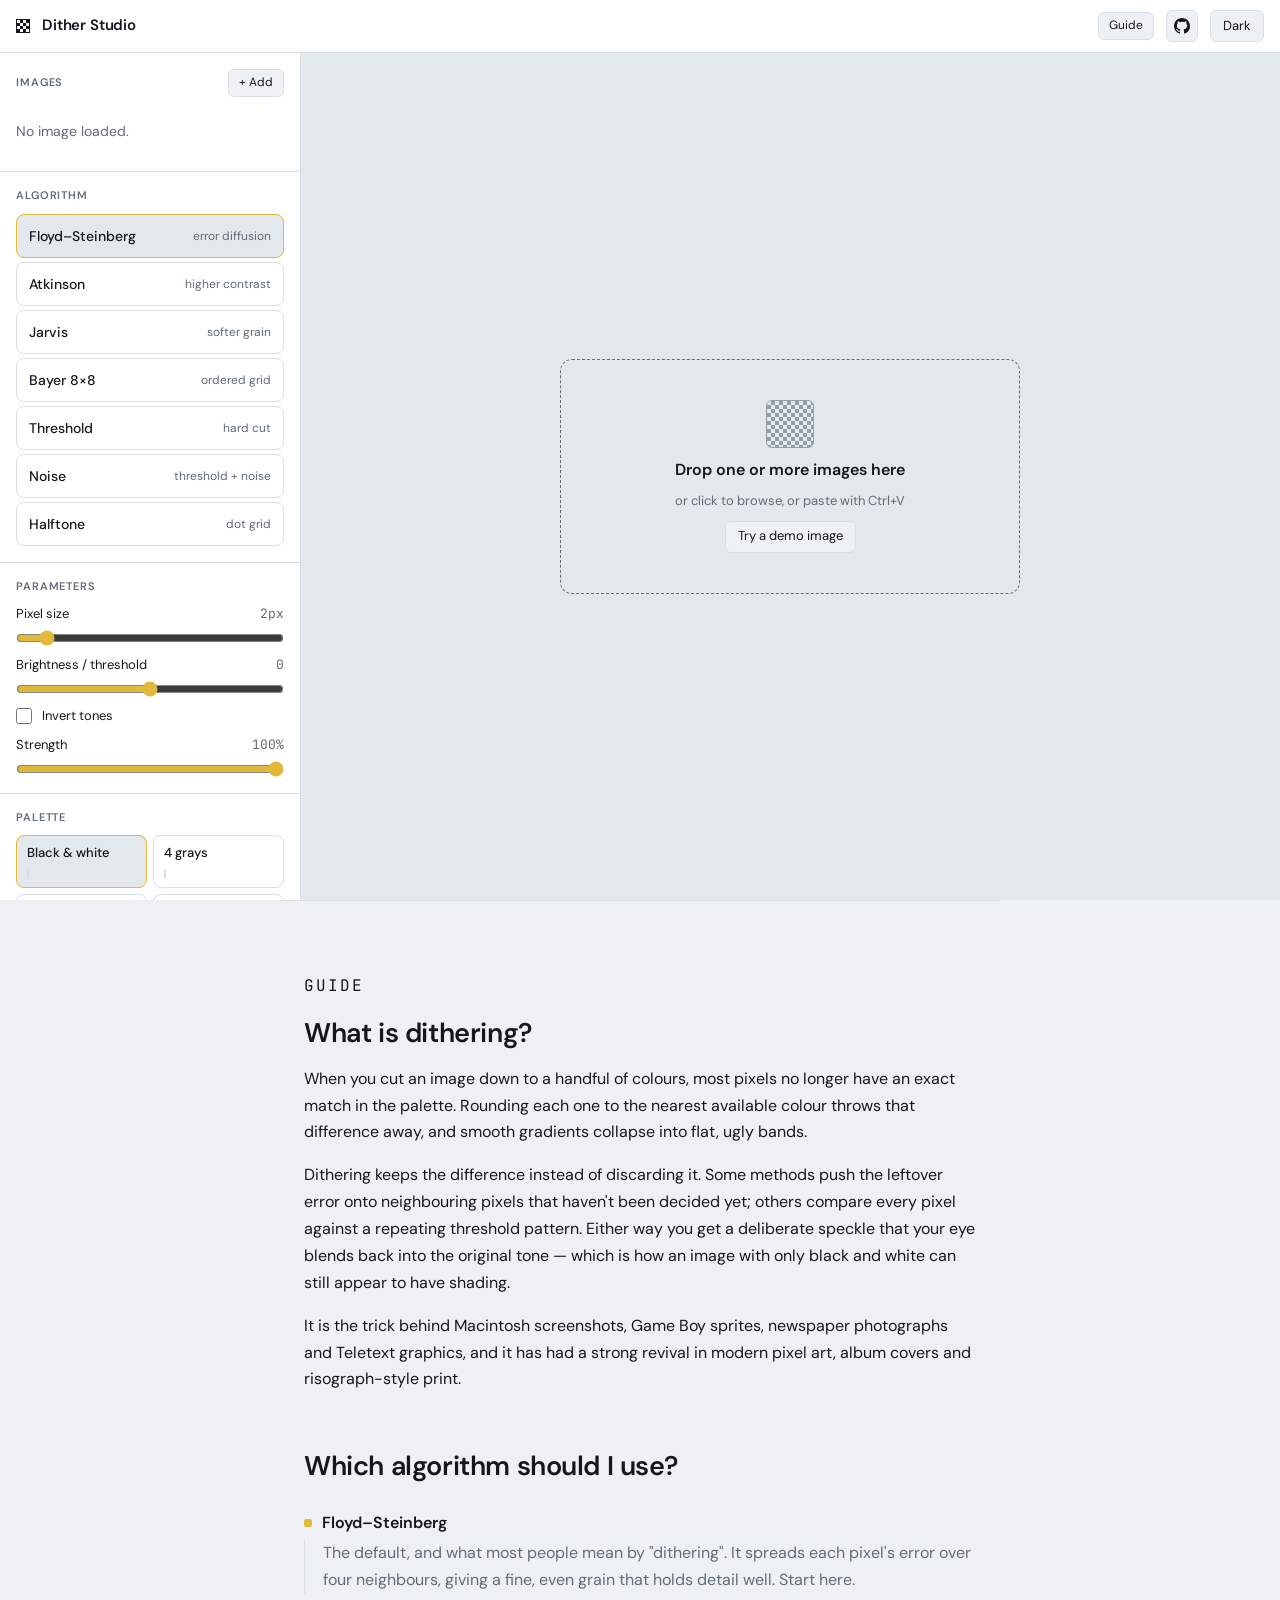
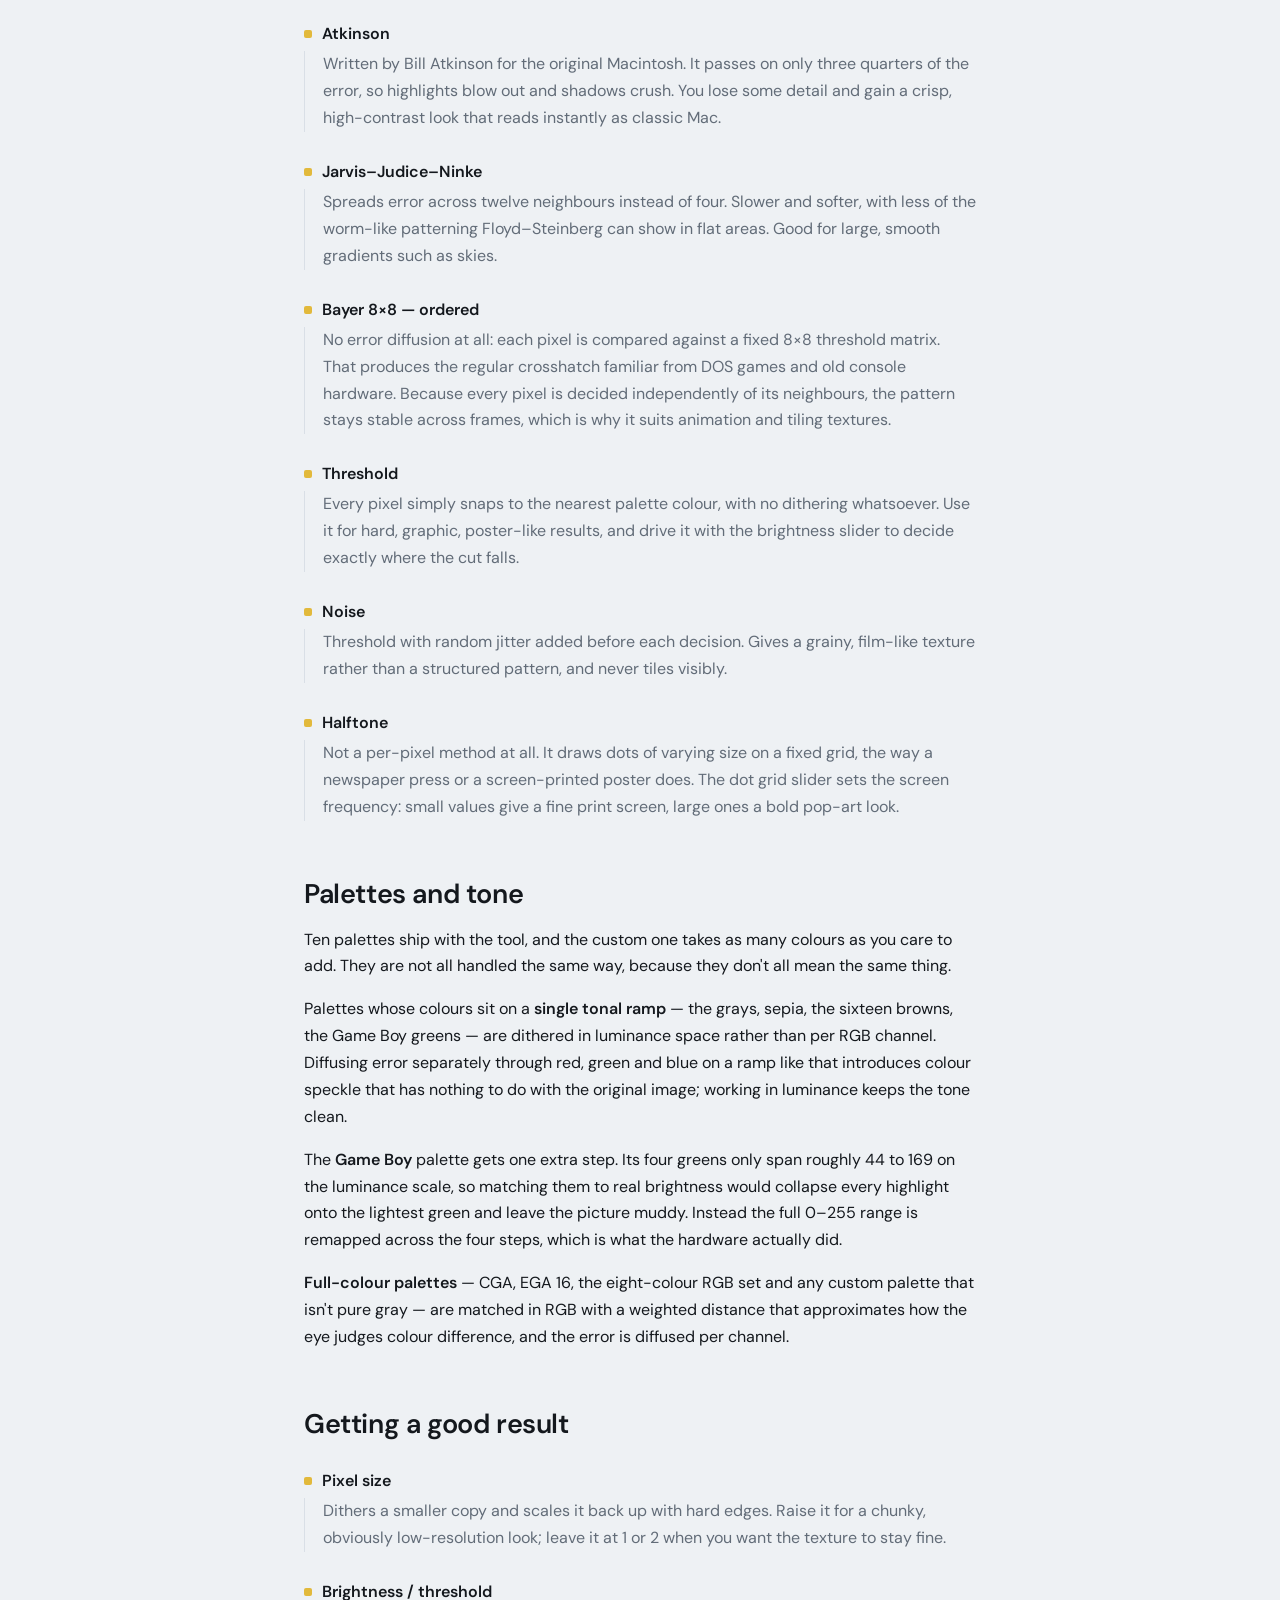
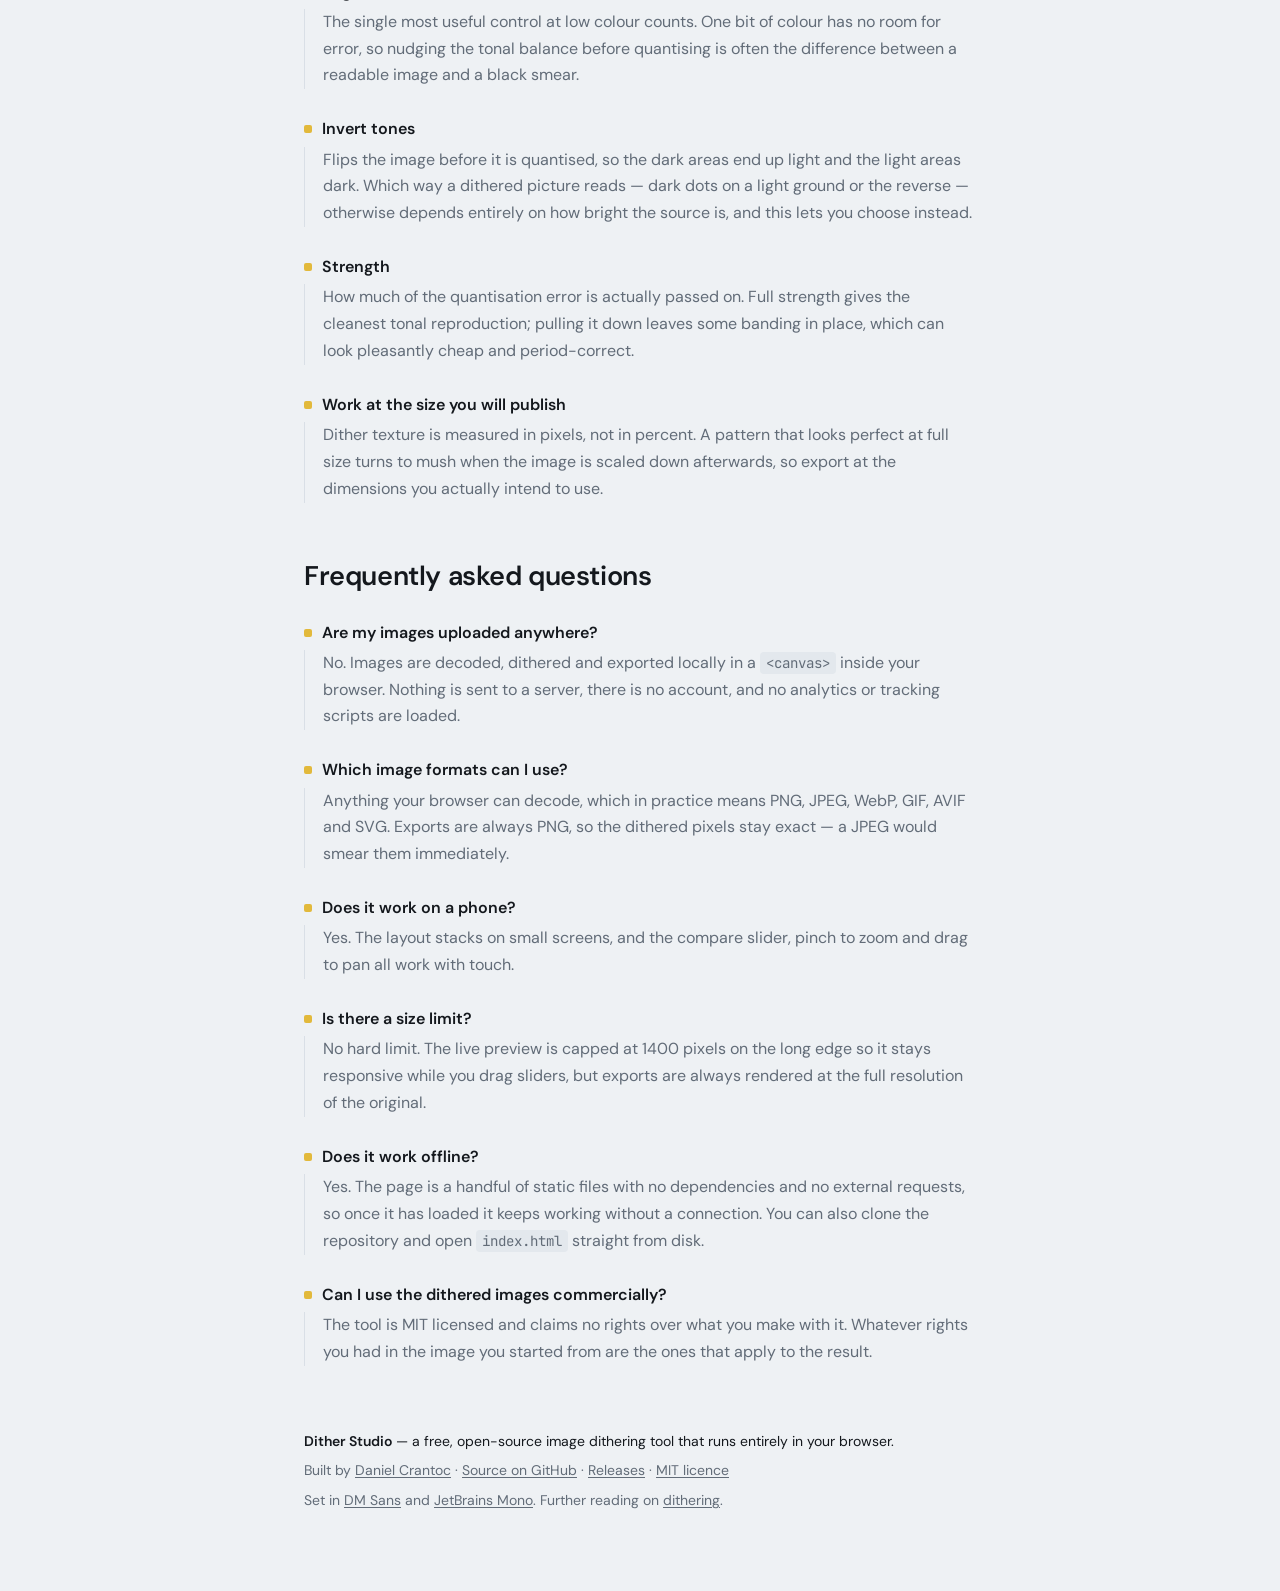
<file: index.html>
<!doctype html>
<html lang="en">
<head>
<meta charset="utf-8">
<meta name="viewport" content="width=device-width, initial-scale=1, viewport-fit=cover">
<title>Dither Studio — Free online image dithering tool</title>
<meta name="description" content="Free online dithering tool. Turn any image into 1-bit, Game Boy, CGA or sepia pixel art with Floyd–Steinberg, Atkinson, Bayer or halftone. Nothing is uploaded.">
<meta name="theme-color" content="#0d1013">
<meta name="google-site-verification" content="ipMnhRdP8DGzb9EF7KdJMNUyE6qThfNxW7aOE_FZdts">
<meta name="color-scheme" content="light dark">
<meta name="author" content="Daniel Crantoc">

<meta property="og:type" content="website">
<meta property="og:site_name" content="Dither Studio">
<meta property="og:locale" content="en_US">
<meta property="og:title" content="Dither Studio — Free online image dithering tool">
<meta property="og:description" content="Turn any image into 1-bit, Game Boy, CGA or sepia pixel art. Floyd–Steinberg, Atkinson, Bayer, halftone and more, with a live before/after view. Runs entirely in your browser — nothing is uploaded.">
<meta property="og:url" content="https://zed2101.github.io/dither-studio/">
<meta property="og:image" content="https://zed2101.github.io/dither-studio/assets/og.png">
<meta property="og:image:type" content="image/png">
<meta property="og:image:width" content="2400">
<meta property="og:image:height" content="1260">
<meta property="og:image:alt" content="Dither Studio: an image shown half in colour, half dithered to black and white.">
<meta name="twitter:card" content="summary_large_image">
<meta name="twitter:title" content="Dither Studio — Free online image dithering tool">
<meta name="twitter:description" content="Turn any image into 1-bit, Game Boy, CGA or sepia pixel art. 7 algorithms, 10 palettes, batch export. No upload, no install.">
<meta name="twitter:image" content="https://zed2101.github.io/dither-studio/assets/og.png">
<meta name="twitter:image:alt" content="Dither Studio: an image shown half in colour, half dithered to black and white.">

<link rel="canonical" href="https://zed2101.github.io/dither-studio/">
<link rel="icon" href="favicon.svg" type="image/svg+xml">
<link rel="apple-touch-icon" href="assets/icon-512.png">
<link rel="preload" href="assets/fonts/dm-sans-latin.woff2" as="font" type="font/woff2" crossorigin>
<link rel="preload" href="assets/fonts/jetbrains-mono-latin.woff2" as="font" type="font/woff2" crossorigin>
<link rel="stylesheet" href="fonts.css">
<link rel="stylesheet" href="styles.css">
<script type="application/ld+json">[{"@context":"https://schema.org","@type":"WebApplication","@id":"https://zed2101.github.io/dither-studio/#app","name":"Dither Studio","alternateName":"Dither Studio online dithering tool","url":"https://zed2101.github.io/dither-studio/","applicationCategory":"MultimediaApplication","applicationSubCategory":"Image dithering tool","operatingSystem":"Any (web browser)","browserRequirements":"Requires JavaScript and HTML5 canvas","offers":{"@type":"Offer","price":"0","priceCurrency":"EUR"},"isAccessibleForFree":true,"license":"https://opensource.org/license/mit","softwareVersion":"1.1.0","datePublished":"2026-09-03","image":"https://zed2101.github.io/dither-studio/assets/og.png","author":{"@type":"Person","name":"Daniel Crantoc","url":"https://github.com/Zed2101"},"sameAs":["https://github.com/Zed2101/dither-studio"],"description":"Turn any image into 1-bit, Game Boy, CGA or sepia pixel art. Floyd-Steinberg, Atkinson, Jarvis, ordered Bayer, threshold and halftone dithering with a live before/after view. Runs entirely in the browser, nothing is uploaded.","featureList":["Floyd-Steinberg dithering","Atkinson dithering","Jarvis-Judice-Ninke dithering","Ordered Bayer 8x8 dithering","Threshold and noise threshold","Halftone dots","10 palettes including Game Boy, CGA, EGA and sepia","Custom palette editor","Invert tones","Live before/after compare slider","PNG, clipboard and ZIP export"],"keywords":"dithering, Floyd-Steinberg, Atkinson, Bayer, halftone, 1-bit, pixel art, Game Boy palette, CGA, image converter"},{"@context":"https://schema.org","@type":"FAQPage","@id":"https://zed2101.github.io/dither-studio/#faq","mainEntity":[{"@type":"Question","name":"Are my images uploaded anywhere?","acceptedAnswer":{"@type":"Answer","text":"No. Images are decoded, dithered and exported locally in a canvas element inside your browser. Nothing is sent to a server, there is no account, and no analytics or tracking scripts are loaded."}},{"@type":"Question","name":"Which image formats can I use?","acceptedAnswer":{"@type":"Answer","text":"Anything your browser can decode, which in practice means PNG, JPEG, WebP, GIF, AVIF and SVG. Exports are always PNG so the dithered pixels stay exact."}},{"@type":"Question","name":"Does it work on a phone?","acceptedAnswer":{"@type":"Answer","text":"Yes. The layout stacks on small screens, and the compare slider, pinch to zoom and drag to pan all work with touch."}},{"@type":"Question","name":"Is there a size limit?","acceptedAnswer":{"@type":"Answer","text":"There is no hard limit. The live preview is capped at 1400 pixels on the long edge to stay responsive, but exports are always rendered at the full resolution of the original image."}},{"@type":"Question","name":"Does it work offline?","acceptedAnswer":{"@type":"Answer","text":"Yes. The page is a handful of static files with no dependencies and no external requests, so once it has loaded it keeps working without a connection. You can also clone the repository and open index.html straight from disk."}},{"@type":"Question","name":"Can I use the dithered images commercially?","acceptedAnswer":{"@type":"Answer","text":"The tool is MIT licensed and claims no rights over what you make with it. Whatever rights you had in the image you started from are the ones that apply to the result."}}]}]</script>
</head>
<body>

<a class="skip" href="#about">Skip to the guide</a>

<div id="root" class="root">
  <input id="file" type="file" accept="image/*" multiple hidden>

  <header class="topbar">
    <span class="logo" aria-hidden="true"></span>
    <h1 class="wordmark">Dither Studio</h1>
    <span id="status" class="status mono"></span>
    <span class="spacer"></span>
    <a class="btn btn-sm topbar-link" href="#about">Guide</a>
    <a class="btn btn-icon" href="https://github.com/Zed2101/dither-studio" target="_blank" rel="noopener" title="View on GitHub" aria-label="View on GitHub">
      <svg viewBox="0 0 16 16" width="16" height="16" fill="currentColor" aria-hidden="true"><path d="M8 0C3.58 0 0 3.58 0 8c0 3.54 2.29 6.53 5.47 7.59.4.07.55-.17.55-.38 0-.19-.01-.82-.01-1.49-2.01.37-2.53-.49-2.69-.94-.09-.23-.48-.94-.82-1.13-.28-.15-.68-.52-.01-.53.63-.01 1.08.58 1.23.82.72 1.21 1.87.87 2.33.66.07-.52.28-.87.51-1.07-1.78-.2-3.64-.89-3.64-3.95 0-.87.31-1.59.82-2.15-.08-.2-.36-1.02.08-2.12 0 0 .67-.21 2.2.82a7.4 7.4 0 0 1 2-.27c.68 0 1.36.09 2 .27 1.53-1.04 2.2-.82 2.2-.82.44 1.1.16 1.92.08 2.12.51.56.82 1.27.82 2.15 0 3.07-1.87 3.75-3.65 3.95.29.25.54.73.54 1.48 0 1.07-.01 1.93-.01 2.2 0 .21.15.46.55.38A8.01 8.01 0 0 0 16 8c0-4.42-3.58-8-8-8Z"/></svg>
    </a>
    <button id="theme" class="btn" type="button">Dark</button>
  </header>

  <main class="workspace">

    <section id="stage" class="stage" aria-label="Image preview">
      <div id="viewer" class="viewer" hidden>
        <div class="layer"><canvas id="orig" role="img" aria-label="Original image"></canvas></div>
        <div class="layer" id="clip"><canvas id="dith" role="img" aria-label="Dithered result"></canvas></div>
        <div id="divider" class="divider">
          <span class="divider-line"></span>
          <span id="handle" class="handle" role="separator" aria-label="Drag to compare"><span>◀</span><span>▶</span></span>
        </div>
        <span class="tag tag-before mono">original</span>
        <span id="algoTag" class="tag tag-after mono"></span>
        <div class="zoombar">
          <button id="zoomOut" class="zbtn" type="button" aria-label="Zoom out">−</button>
          <button id="zoomReset" class="zbtn zbtn-wide mono" type="button" title="Reset view">100%</button>
          <button id="zoomIn" class="zbtn" type="button" aria-label="Zoom in">+</button>
        </div>
      </div>

      <div id="dropzone" class="dropzone">
        <div class="drop-card" id="dropCard">
          <span class="drop-icon" aria-hidden="true"></span>
          <p class="drop-title">Drop one or more images here</p>
          <p class="drop-sub">or click to browse, or paste with Ctrl+V</p>
          <button id="demo" class="btn" type="button">Try a demo image</button>
        </div>
      </div>

      <div id="overlay" class="drag-overlay" hidden>Drop to add</div>
    </section>

    <aside class="panel" aria-label="Controls">

      <section class="group" aria-label="Images">
        <div class="group-head">
          <span class="group-title">Images</span>
          <button id="add" class="btn btn-sm" type="button">+ Add</button>
        </div>
        <div id="thumbs" class="thumbs" hidden></div>
        <p id="noImages" class="muted">No image loaded.</p>
      </section>

      <section class="group" aria-label="Algorithm">
        <span class="group-title">Algorithm</span>
        <div id="algos" class="algos" role="radiogroup" aria-label="Algorithm"></div>
      </section>

      <section class="group" aria-label="Parameters">
        <span class="group-title">Parameters</span>
        <label class="field">
          <span class="field-head"><span>Pixel size</span><span id="pixelVal" class="mono muted"></span></span>
          <input id="pixel" type="range" min="1" max="12" step="1" value="2">
        </label>
        <label class="field">
          <span class="field-head"><span>Brightness / threshold</span><span id="biasVal" class="mono muted"></span></span>
          <input id="bias" type="range" min="-120" max="120" step="1" value="0">
        </label>
        <label class="field field-check">
          <input id="invert" type="checkbox">
          <span>Invert tones</span>
        </label>
        <label class="field" id="strengthField">
          <span class="field-head"><span>Strength</span><span id="strengthVal" class="mono muted"></span></span>
          <input id="strength" type="range" min="0" max="100" step="1" value="100">
        </label>
        <label class="field" id="cellField" hidden>
          <span class="field-head"><span>Dot grid</span><span id="cellVal" class="mono muted"></span></span>
          <input id="cell" type="range" min="3" max="24" step="1" value="8">
        </label>
      </section>

      <section class="group" aria-label="Palette">
        <span class="group-title">Palette</span>
        <div id="palettes" class="palettes" role="radiogroup" aria-label="Palette"></div>
        <div id="customRow" class="custom-row" hidden></div>
      </section>

      <section class="group" aria-label="Export">
        <span class="group-title">Export</span>
        <p id="exportInfo" class="mono muted"></p>
        <button id="png" class="btn btn-primary" type="button" disabled>Download PNG</button>
        <div class="row">
          <button id="copy" class="btn" type="button" disabled>Copy</button>
          <button id="zip" class="btn" type="button" disabled>ZIP</button>
        </div>
      </section>

    </aside>
  </main>

  <div id="toast" class="toast" hidden></div>
</div>

<article id="about" class="doc">

  <p class="doc-eyebrow mono">Guide</p>
  <h2>What is dithering?</h2>
  <p>
    When you cut an image down to a handful of colours, most pixels no longer have an exact
    match in the palette. Rounding each one to the nearest available colour throws that
    difference away, and smooth gradients collapse into flat, ugly bands.
  </p>
  <p>
    Dithering keeps the difference instead of discarding it. Some methods push the leftover
    error onto neighbouring pixels that haven't been decided yet; others compare every pixel
    against a repeating threshold pattern. Either way you get a deliberate speckle that your
    eye blends back into the original tone — which is how an image with only black and white
    can still appear to have shading.
  </p>
  <p>
    It is the trick behind Macintosh screenshots, Game Boy sprites, newspaper photographs and
    Teletext graphics, and it has had a strong revival in modern pixel art, album covers and
    risograph-style print.
  </p>

  <h2>Which algorithm should I use?</h2>
  <dl class="doc-list">
    <dt>Floyd–Steinberg</dt>
    <dd>
      The default, and what most people mean by "dithering". It spreads each pixel's error
      over four neighbours, giving a fine, even grain that holds detail well. Start here.
    </dd>

    <dt>Atkinson</dt>
    <dd>
      Written by Bill Atkinson for the original Macintosh. It passes on only three quarters of
      the error, so highlights blow out and shadows crush. You lose some detail and gain a
      crisp, high-contrast look that reads instantly as classic Mac.
    </dd>

    <dt>Jarvis–Judice–Ninke</dt>
    <dd>
      Spreads error across twelve neighbours instead of four. Slower and softer, with less of
      the worm-like patterning Floyd–Steinberg can show in flat areas. Good for large, smooth
      gradients such as skies.
    </dd>

    <dt>Bayer 8×8 — ordered</dt>
    <dd>
      No error diffusion at all: each pixel is compared against a fixed 8×8 threshold matrix.
      That produces the regular crosshatch familiar from DOS games and old console hardware.
      Because every pixel is decided independently of its neighbours, the pattern stays stable
      across frames, which is why it suits animation and tiling textures.
    </dd>

    <dt>Threshold</dt>
    <dd>
      Every pixel simply snaps to the nearest palette colour, with no dithering whatsoever.
      Use it for hard, graphic, poster-like results, and drive it with the brightness slider
      to decide exactly where the cut falls.
    </dd>

    <dt>Noise</dt>
    <dd>
      Threshold with random jitter added before each decision. Gives a grainy, film-like
      texture rather than a structured pattern, and never tiles visibly.
    </dd>

    <dt>Halftone</dt>
    <dd>
      Not a per-pixel method at all. It draws dots of varying size on a fixed grid, the way a
      newspaper press or a screen-printed poster does. The dot grid slider sets the screen
      frequency: small values give a fine print screen, large ones a bold pop-art look.
    </dd>
  </dl>

  <h2>Palettes and tone</h2>
  <p>
    Ten palettes ship with the tool, and the custom one takes as many colours as you care to
    add. They are not all handled the same way, because they don't all mean the same thing.
  </p>
  <p>
    Palettes whose colours sit on a <strong>single tonal ramp</strong> — the grays, sepia, the
    sixteen browns, the Game Boy greens — are dithered in luminance space rather than per RGB
    channel. Diffusing error separately through red, green and blue on a ramp like that
    introduces colour speckle that has nothing to do with the original image; working in
    luminance keeps the tone clean.
  </p>
  <p>
    The <strong>Game Boy</strong> palette gets one extra step. Its four greens only span
    roughly 44 to 169 on the luminance scale, so matching them to real brightness would
    collapse every highlight onto the lightest green and leave the picture muddy. Instead the
    full 0–255 range is remapped across the four steps, which is what the hardware actually
    did.
  </p>
  <p>
    <strong>Full-colour palettes</strong> — CGA, EGA 16, the eight-colour RGB set and any
    custom palette that isn't pure gray — are matched in RGB with a weighted distance that
    approximates how the eye judges colour difference, and the error is diffused per channel.
  </p>

  <h2>Getting a good result</h2>
  <dl class="doc-list">
    <dt>Pixel size</dt>
    <dd>
      Dithers a smaller copy and scales it back up with hard edges. Raise it for a chunky,
      obviously low-resolution look; leave it at 1 or 2 when you want the texture to stay
      fine.
    </dd>

    <dt>Brightness / threshold</dt>
    <dd>
      The single most useful control at low colour counts. One bit of colour has no room for
      error, so nudging the tonal balance before quantising is often the difference between a
      readable image and a black smear.
    </dd>

    <dt>Invert tones</dt>
    <dd>
      Flips the image before it is quantised, so the dark areas end up light and the
      light areas dark. Which way a dithered picture reads — dark dots on a light
      ground or the reverse — otherwise depends entirely on how bright the source is,
      and this lets you choose instead.
    </dd>

    <dt>Strength</dt>
    <dd>
      How much of the quantisation error is actually passed on. Full strength gives the
      cleanest tonal reproduction; pulling it down leaves some banding in place, which can
      look pleasantly cheap and period-correct.
    </dd>

    <dt>Work at the size you will publish</dt>
    <dd>
      Dither texture is measured in pixels, not in percent. A pattern that looks perfect at
      full size turns to mush when the image is scaled down afterwards, so export at the
      dimensions you actually intend to use.
    </dd>
  </dl>

  <h2>Frequently asked questions</h2>
  <dl class="doc-list">
    <dt>Are my images uploaded anywhere?</dt>
    <dd>
      No. Images are decoded, dithered and exported locally in a <code>&lt;canvas&gt;</code>
      inside your browser. Nothing is sent to a server, there is no account, and no analytics
      or tracking scripts are loaded.
    </dd>

    <dt>Which image formats can I use?</dt>
    <dd>
      Anything your browser can decode, which in practice means PNG, JPEG, WebP, GIF, AVIF and
      SVG. Exports are always PNG, so the dithered pixels stay exact — a JPEG would smear them
      immediately.
    </dd>

    <dt>Does it work on a phone?</dt>
    <dd>
      Yes. The layout stacks on small screens, and the compare slider, pinch to zoom and drag
      to pan all work with touch.
    </dd>

    <dt>Is there a size limit?</dt>
    <dd>
      No hard limit. The live preview is capped at 1400 pixels on the long edge so it stays
      responsive while you drag sliders, but exports are always rendered at the full
      resolution of the original.
    </dd>

    <dt>Does it work offline?</dt>
    <dd>
      Yes. The page is a handful of static files with no dependencies and no external
      requests, so once it has loaded it keeps working without a connection. You can also
      clone the repository and open <code>index.html</code> straight from disk.
    </dd>

    <dt>Can I use the dithered images commercially?</dt>
    <dd>
      The tool is MIT licensed and claims no rights over what you make with it. Whatever
      rights you had in the image you started from are the ones that apply to the result.
    </dd>
  </dl>

</article>

<footer class="site-footer">
  <p>
    <strong>Dither Studio</strong> — a free, open-source image dithering tool that runs
    entirely in your browser.
  </p>
  <p class="muted">
    Built by <a href="https://github.com/Zed2101" rel="author">Daniel Crantoc</a> ·
    <a href="https://github.com/Zed2101/dither-studio">Source on GitHub</a> ·
    <a href="https://github.com/Zed2101/dither-studio/releases/latest">Releases</a> ·
    <a href="https://github.com/Zed2101/dither-studio/blob/main/LICENSE">MIT licence</a>
  </p>
  <p class="muted">
    Set in <a href="https://fonts.google.com/specimen/DM+Sans">DM Sans</a> and
    <a href="https://fonts.google.com/specimen/JetBrains+Mono">JetBrains Mono</a>.
    Further reading on <a href="https://en.wikipedia.org/wiki/Dither" rel="nofollow">dithering</a>.
  </p>
</footer>

<script src="app.js"></script>
</body>
</html>
</file>
<file: fonts.css>
/* Self-hosted so the page needs no third-party request to render text.
 * Both families are variable fonts: one file covers every weight used. */
@font-face {
  font-family: 'DM Sans';
  font-style: normal;
  font-weight: 400 600;
  font-display: swap;
  src: url('assets/fonts/dm-sans-latin-ext.woff2') format('woff2');
  unicode-range: U+0100-02BA, U+02BD-02C5, U+02C7-02CC, U+02CE-02D7, U+02DD-02FF, U+0304, U+0308, U+0329, U+1D00-1DBF, U+1E00-1E9F, U+1EF2-1EFF, U+2020, U+20A0-20AB, U+20AD-20C0, U+2113, U+2C60-2C7F, U+A720-A7FF;
}
@font-face {
  font-family: 'DM Sans';
  font-style: normal;
  font-weight: 400 600;
  font-display: swap;
  src: url('assets/fonts/dm-sans-latin.woff2') format('woff2');
  unicode-range: U+0000-00FF, U+0131, U+0152-0153, U+02BB-02BC, U+02C6, U+02DA, U+02DC, U+0304, U+0308, U+0329, U+2000-206F, U+20AC, U+2122, U+2191, U+2193, U+2212, U+2215, U+FEFF, U+FFFD;
}
@font-face {
  font-family: 'JetBrains Mono';
  font-style: normal;
  font-weight: 400 600;
  font-display: swap;
  src: url('assets/fonts/jetbrains-mono-latin-ext.woff2') format('woff2');
  unicode-range: U+0100-02BA, U+02BD-02C5, U+02C7-02CC, U+02CE-02D7, U+02DD-02FF, U+0304, U+0308, U+0329, U+1D00-1DBF, U+1E00-1E9F, U+1EF2-1EFF, U+2020, U+20A0-20AB, U+20AD-20C0, U+2113, U+2C60-2C7F, U+A720-A7FF;
}
@font-face {
  font-family: 'JetBrains Mono';
  font-style: normal;
  font-weight: 400 600;
  font-display: swap;
  src: url('assets/fonts/jetbrains-mono-latin.woff2') format('woff2');
  unicode-range: U+0000-00FF, U+0131, U+0152-0153, U+02BB-02BC, U+02C6, U+02DA, U+02DC, U+0304, U+0308, U+0329, U+2000-206F, U+20AC, U+2122, U+2191, U+2193, U+2212, U+2215, U+FEFF, U+FFFD;
}
</file>
<file: styles.css>
/* ---------------------------------------------------------------- tokens */
:root {
  --bg: #eef1f4;
  --panel: #ffffff;
  --panel2: #e3e8ed;
  --text: #14181d;
  --muted: #626c78;   /* darkened from #6a7480: 4.19:1 on --bg failed WCAG AA */
  --border: #d9dfe6;
  --accent: #e2b93b;
  --accent-ink: #1c1600;
  --shadow: 0 1px 2px rgba(20, 24, 29, .06);
}
:root.dark {
  --bg: #0d1013;
  --panel: #151a1f;
  --panel2: #1d232a;
  --text: #e7ebef;
  --muted: #8791a0;
  --border: #262d35;
  --shadow: 0 1px 2px rgba(0, 0, 0, .4);
}

* { box-sizing: border-box; }

html, body {
  margin: 0;
  min-height: 100%;
  background: var(--bg);
  color: var(--text);
  font: 400 14px/1.45 "DM Sans", system-ui, -apple-system, sans-serif;
  -webkit-font-smoothing: antialiased;
}

.mono { font-family: "JetBrains Mono", ui-monospace, monospace; }
.muted { color: var(--muted); }

input[type=range] { accent-color: var(--accent); width: 100%; margin: 0; }

/* ---------------------------------------------------------------- shell */
.root {
  height: 100dvh;
  display: flex;
  flex-direction: column;
  position: relative;
}

.topbar {
  flex: 0 0 auto;
  display: flex;
  align-items: center;
  gap: 12px;
  padding: 10px 16px;
  background: var(--panel);
  border-bottom: 1px solid var(--border);
}
.logo {
  width: 14px;
  height: 14px;
  border: 1px solid var(--text);
  background: repeating-conic-gradient(var(--text) 0 25%, transparent 0 50%) 0 0 / 6px 6px;
}
.wordmark { margin: 0; font-size: 15px; font-weight: 600; letter-spacing: -.01em; }
.status { font-size: 12px; color: var(--muted); }
.spacer { flex: 1; }

.workspace {
  flex: 1;
  min-height: 0;
  display: flex;
  flex-direction: row-reverse;
}

/* ---------------------------------------------------------------- buttons */
.btn {
  height: 32px;
  padding: 0 12px;
  display: inline-flex;
  align-items: center;
  justify-content: center;
  gap: 6px;
  font: inherit;
  font-size: 13px;
  color: var(--text);
  background: var(--bg);
  border: 1px solid var(--border);
  border-radius: 6px;
  cursor: pointer;
  transition: border-color .12s, background .12s, filter .12s;
}
.btn:hover:not(:disabled) { border-color: var(--muted); }
.btn:disabled { opacity: .45; cursor: not-allowed; }
.btn-sm { height: 28px; padding: 0 10px; font-size: 12px; }
.btn-icon { width: 32px; padding: 0; }
.btn-primary {
  height: 40px;
  font-weight: 600;
  font-size: 14px;
  color: var(--accent-ink);
  background: var(--accent);
  border: 0;
  border-radius: 8px;
}
.btn-primary:hover:not(:disabled) { filter: brightness(1.05); }
:focus-visible { outline: 2px solid var(--accent); outline-offset: 2px; }

/* ---------------------------------------------------------------- stage */
.stage {
  position: relative;
  flex: 999 1 420px;
  min-width: 0;
  overflow: hidden;
  background: var(--panel2);
  user-select: none;
  touch-action: pan-y;
  cursor: ew-resize;
}
.stage.panning { touch-action: none; cursor: grab; }
.stage.empty { cursor: default; }

.viewer { position: absolute; inset: 0; }
.viewer[hidden] { display: none; }
.layer {
  position: absolute;
  inset: 0;
  display: flex;
  align-items: center;
  justify-content: center;
  overflow: hidden;
}
.layer canvas { image-rendering: pixelated; }
#orig { box-shadow: 0 8px 30px rgba(0, 0, 0, .18); }

.divider { position: absolute; top: 0; bottom: 0; width: 0; pointer-events: none; }
.divider-line { position: absolute; top: 0; bottom: 0; left: -1px; width: 2px; background: var(--accent); }
.handle {
  position: absolute;
  top: 50%;
  left: -22px;
  margin-top: -22px;
  width: 44px;
  height: 44px;
  border-radius: 50%;
  background: var(--accent);
  color: var(--accent-ink);
  display: flex;
  align-items: center;
  justify-content: center;
  gap: 4px;
  font-size: 11px;
  font-weight: 600;
  box-shadow: 0 2px 10px rgba(0, 0, 0, .3);
  pointer-events: auto;
  cursor: ew-resize;
  touch-action: none;
}

.tag {
  position: absolute;
  top: 12px;
  padding: 3px 8px;
  border-radius: 4px;
  font-size: 11px;
  pointer-events: none;
}
.tag-before { left: 12px; background: rgba(0, 0, 0, .55); color: #fff; }
.tag-after { right: 12px; background: var(--accent); color: var(--accent-ink); }

.zoombar {
  position: absolute;
  bottom: 12px;
  left: 50%;
  transform: translateX(-50%);
  display: flex;
  align-items: center;
  gap: 2px;
  padding: 4px;
  border-radius: 8px;
  background: var(--panel);
  border: 1px solid var(--border);
  box-shadow: var(--shadow);
  cursor: default;
}
.zbtn {
  width: 32px;
  height: 32px;
  border: 0;
  background: transparent;
  color: var(--text);
  border-radius: 6px;
  cursor: pointer;
  font: inherit;
  font-size: 16px;
}
.zbtn-wide { width: auto; min-width: 56px; font-size: 12px; }
.zbtn:hover { background: var(--panel2); }

/* ---------------------------------------------------------------- dropzone */
.dropzone {
  position: absolute;
  inset: 0;
  display: flex;
  align-items: center;
  justify-content: center;
  padding: 24px;
}
.dropzone[hidden] { display: none; }
.drop-card {
  width: 100%;
  max-width: 460px;
  padding: 40px 28px;
  display: flex;
  flex-direction: column;
  align-items: center;
  gap: 10px;
  text-align: center;
  border: 1.5px dashed var(--muted);
  border-radius: 12px;
  cursor: pointer;
  transition: border-color .12s;
}
.drop-card:hover { border-color: var(--accent); }
.drop-icon {
  width: 48px;
  height: 48px;
  border: 1px solid var(--muted);
  border-radius: 6px;
  opacity: .6;
  background: repeating-conic-gradient(var(--muted) 0 25%, transparent 0 50%) 0 0 / 8px 8px;
}
.drop-title { margin: 0; font-size: 16px; font-weight: 600; }
.drop-sub { margin: 0; font-size: 13px; color: var(--muted); }

.drag-overlay {
  position: absolute;
  inset: 0;
  display: flex;
  align-items: center;
  justify-content: center;
  font-size: 18px;
  font-weight: 600;
  background: rgba(226, 185, 59, .18);
  border: 3px solid var(--accent);
  pointer-events: none;
}
.drag-overlay[hidden] { display: none; }

/* ---------------------------------------------------------------- panel */
.panel {
  flex: 1 1 300px;
  max-width: 360px;
  min-height: 0;
  overflow-y: auto;
  background: var(--panel);
  border-right: 1px solid var(--border);
  display: flex;
  flex-direction: column;
}

.group {
  padding: 16px;
  display: flex;
  flex-direction: column;
  gap: 10px;
  border-bottom: 1px solid var(--border);
}
.group:last-child { border-bottom: 0; }
.group-head { display: flex; align-items: center; justify-content: space-between; }
.group-title {
  margin: 0;
  font-size: 11px;
  font-weight: 600;
  letter-spacing: .08em;
  text-transform: uppercase;
  color: var(--muted);
}
.row { display: flex; gap: 8px; }
.row > .btn { flex: 1; height: 40px; border-radius: 8px; }

/* thumbnails */
.thumbs { display: grid; grid-template-columns: repeat(auto-fill, minmax(64px, 1fr)); gap: 8px; }
.thumbs[hidden] { display: none; }
.thumb { position: relative; aspect-ratio: 1; }
.thumb-pick {
  width: 100%;
  height: 100%;
  padding: 0;
  border: 0;
  border-radius: 6px;
  overflow: hidden;
  background: var(--panel2);
  cursor: pointer;
  outline: 2px solid transparent;
  outline-offset: 2px;
}
.thumb-pick[aria-checked="true"] { outline-color: var(--accent); }
.thumb-pick img { width: 100%; height: 100%; object-fit: cover; display: block; pointer-events: none; }
.thumb-del {
  position: absolute;
  top: -6px;
  right: -6px;
  width: 20px;
  height: 20px;
  padding: 0;
  border: 0;
  border-radius: 50%;
  background: var(--text);
  color: var(--bg);
  font: inherit;
  font-size: 12px;
  line-height: 20px;
  cursor: pointer;
}

/* algorithm list */
.algos { display: flex; flex-direction: column; gap: 4px; }
.algo {
  display: flex;
  align-items: center;
  justify-content: space-between;
  gap: 8px;
  min-height: 44px;
  padding: 8px 12px;
  text-align: left;
  font: inherit;
  color: var(--text);
  background: transparent;
  border: 1px solid var(--border);
  border-radius: 8px;
  cursor: pointer;
  transition: border-color .12s, background .12s;
}
.algo:hover { border-color: var(--muted); }
.algo[aria-checked="true"] { border-color: var(--accent); background: var(--panel2); }
.algo b { font-weight: 500; font-size: 14px; }
.algo span { color: var(--muted); font-size: 12px; }

/* parameters */
.field { display: flex; flex-direction: column; gap: 6px; }
.field[hidden] { display: none; }
.field-check {
  flex-direction: row;
  align-items: center;
  gap: 10px;
  font-size: 13px;
  cursor: pointer;
}
.field-check input {
  width: 16px;
  height: 16px;
  margin: 0;
  accent-color: var(--accent);
  cursor: pointer;
}
.field-head { display: flex; justify-content: space-between; font-size: 13px; }

/* palettes */
.palettes { display: grid; grid-template-columns: 1fr 1fr; gap: 6px; }
.palette {
  display: flex;
  flex-direction: column;
  gap: 6px;
  min-height: 44px;
  padding: 8px 10px;
  text-align: left;
  font: inherit;
  color: var(--text);
  background: transparent;
  border: 1px solid var(--border);
  border-radius: 8px;
  cursor: pointer;
  transition: border-color .12s, background .12s;
}
.palette:hover { border-color: var(--muted); }
.palette[aria-checked="true"] { border-color: var(--accent); background: var(--panel2); }
.palette b { font-weight: 500; font-size: 13px; }
.swatch {
  display: flex;
  height: 10px;
  border: 1px solid var(--border);
  border-radius: 3px;
  overflow: hidden;
}
.swatch i { flex: 1; }

.custom-row { display: flex; flex-wrap: wrap; gap: 8px; align-items: center; }
.custom-row[hidden] { display: none; }
.chip { position: relative; width: 44px; height: 44px; }
.chip input {
  width: 44px;
  height: 44px;
  padding: 0;
  border: 1px solid var(--border);
  border-radius: 8px;
  background: transparent;
  cursor: pointer;
}
.chip button {
  position: absolute;
  top: -6px;
  right: -6px;
  width: 18px;
  height: 18px;
  padding: 0;
  border: 0;
  border-radius: 50%;
  background: var(--text);
  color: var(--bg);
  font: inherit;
  font-size: 11px;
  line-height: 18px;
  cursor: pointer;
}
.chip-add {
  width: 44px;
  height: 44px;
  border: 1px dashed var(--muted);
  border-radius: 8px;
  background: transparent;
  color: var(--text);
  font: inherit;
  font-size: 18px;
  cursor: pointer;
}
.chip-add:hover { border-color: var(--accent); }

/* ---------------------------------------------------------------- toast */
.toast {
  position: fixed;
  bottom: 20px;
  left: 50%;
  transform: translateX(-50%);
  padding: 10px 16px;
  border-radius: 8px;
  background: var(--text);
  color: var(--bg);
  font-size: 13px;
  box-shadow: 0 6px 24px rgba(0, 0, 0, .3);
  pointer-events: none;
  z-index: 10;
}
.toast[hidden] { display: none; }

/* ---------------------------------------------------------------- mobile */
@media (max-width: 760px) {
  .workspace { flex-direction: column; overflow-y: auto; }
  .stage { flex: 0 0 auto; height: 58dvh; min-height: 300px; }
  .panel {
    flex: 0 0 auto;
    max-width: none;
    overflow: visible;
    border-right: 0;
    border-top: 1px solid var(--border);
  }
  .status { display: none; }
}

@media (prefers-reduced-motion: reduce) {
  * { transition: none !important; }
}


/* ---------------------------------------------------------------- guide */
.skip {
  position: absolute;
  left: -9999px;
  top: 0;
  z-index: 20;
  padding: 10px 16px;
  background: var(--accent);
  color: var(--accent-ink);
  font-weight: 600;
  border-radius: 0 0 8px 0;
}
.skip:focus { left: 0; }

.topbar-link { text-decoration: none; }

.doc {
  max-width: 720px;
  margin: 0 auto;
  padding: 72px 24px 8px;
  border-top: 1px solid var(--border);
}
.doc-eyebrow {
  margin: 0 0 8px;
  font-size: 12px;
  letter-spacing: .12em;
  text-transform: uppercase;
  color: var(--accent);
}
.doc h2 {
  margin: 56px 0 16px;
  font-size: 27px;
  font-weight: 600;
  letter-spacing: -.015em;
  line-height: 1.25;
}
.doc-eyebrow + h2 { margin-top: 0; }
.doc p {
  margin: 0 0 16px;
  font-size: 16px;
  line-height: 1.68;
  color: var(--text);
}
.doc strong { font-weight: 600; }
.doc code {
  font-family: "JetBrains Mono", ui-monospace, monospace;
  font-size: .88em;
  padding: 2px 6px;
  border-radius: 4px;
  background: var(--panel2);
}

.doc-list { margin: 0; }
.doc-list dt {
  margin: 28px 0 6px;
  font-size: 16px;
  font-weight: 600;
  color: var(--text);
}
.doc-list dt::before {
  content: "";
  display: inline-block;
  width: 8px;
  height: 8px;
  margin-right: 10px;
  vertical-align: 1px;
  background: var(--accent);
  border-radius: 2px;
}
.doc-list dd {
  margin: 0;
  padding-left: 18px;
  font-size: 16px;
  line-height: 1.68;
  color: var(--muted);
  border-left: 1px solid var(--border);
}

/* ---------------------------------------------------------------- footer */
.site-footer {
  max-width: 720px;
  margin: 0 auto;
  padding: 56px 24px 72px;
  font-size: 14px;
  line-height: 1.7;
}
.site-footer p { margin: 0 0 6px; }
.site-footer a { color: inherit; text-underline-offset: 2px; }
.site-footer a:hover { color: var(--accent); }

@media (max-width: 760px) {
  .doc { padding-top: 48px; }
  .doc h2 { font-size: 23px; margin-top: 44px; }
  .topbar-link { display: none; }
}
</file>
